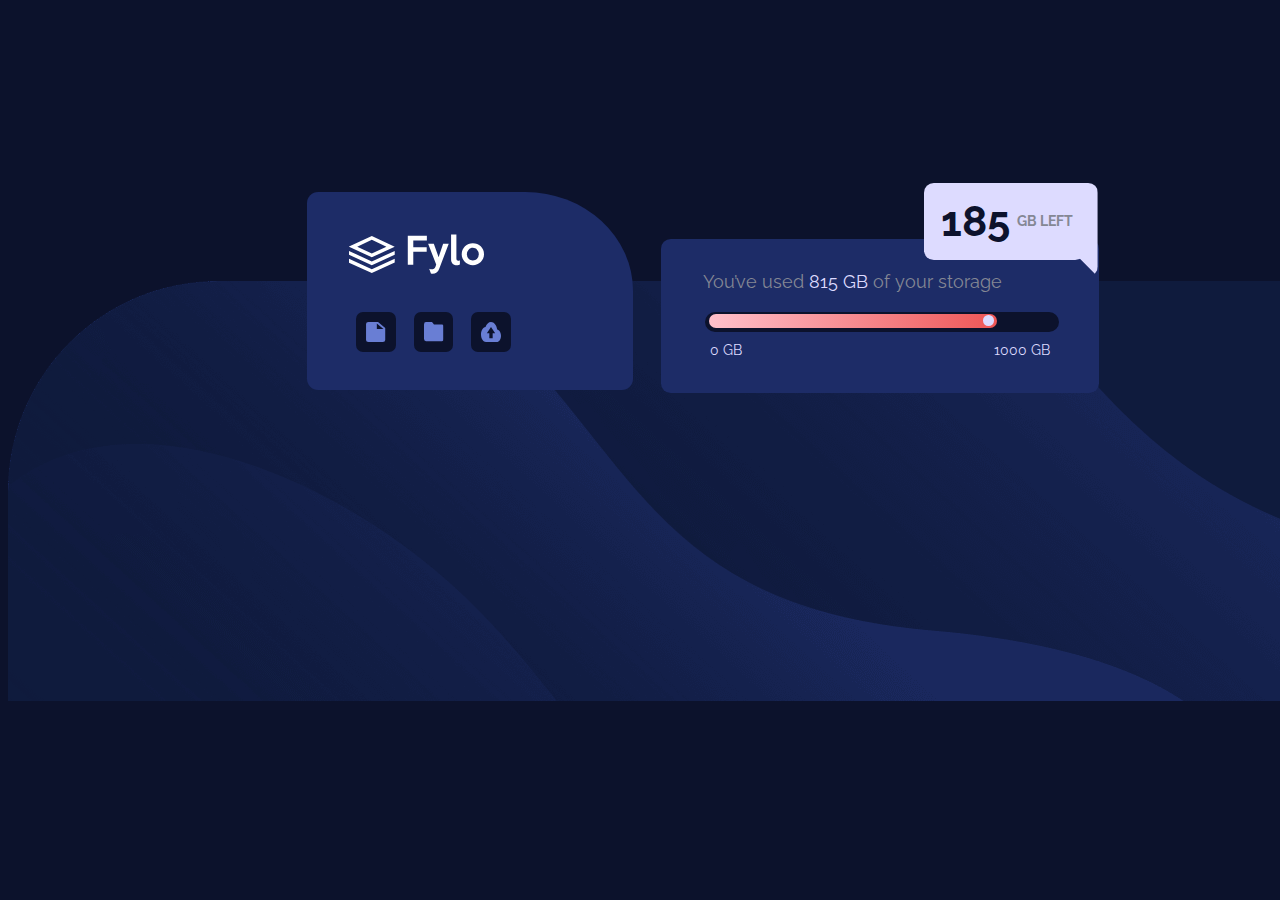
<file: index.html>
<!DOCTYPE html>
<html lang="en">
<head>
  <meta charset="UTF-8">
  <meta name="viewport" content="width=device-width, initial-scale=1.0"> <!-- displays site properly based on user's device -->

  <link rel="icon" type="image/png" sizes="32x32" href="./images/favicon-32x32.png">
  <link href="https://fonts.googleapis.com/css2?family=Raleway:wght@100;200;400;700&display=swap" rel="stylesheet">
  
  <title>Frontend Mentor | Fylo data storage component</title>

  <!-- Feel free to remove these styles or customise in your own stylesheet 👍 -->
  <style>
    /* .attribution { font-size: 11px; text-align: center; }
    .attribution a { color: hsl(228, 45%, 44%); } */
    @import url("index.css");
  </style>
</head>
<body>
  <div class="container">
    <div class="container1">
      <img src="images/logo.svg" alt= "company logo">
      <div class="icons">
        <img src="images/icon-document.svg" alt="document icon">
        <img src="images/icon-folder.svg" alt="folder icon">
        <img src="images/icon-upload.svg" alt="upload icon">
      </div>
    </div>
    <div class="container2">
      <p class="infoMessage">You’ve used <span class = "digitValue">815 GB</span> of your storage</p>
      <p class="leftOver"><span class="digitNumber">185</span> <span class="notice">GB Left</span></p>
      <div class="messageLogo"></div>
      <div class="dataInfo">
        <label><input type="range" name = "Data Usage Progress" min="0" max="1000" step ="5"  class="progressBar">
          <div class="selector">
            <div class="scrollBar" ></div>
          </div>
        <div class="dataRange" aria-hidden="true">
          <div class="minimum">0 GB</div>
          <div class="maximum">1000 GB</div>
        </div>
      </div>
    </div>
  </div>
  <div class = "desktopBackground"><img src="images/bg-desktop.png" alt="Desktop Background"> </div>
  <div class="attribution">
    Challenge by <a href="https://www.frontendmentor.io?ref=challenge" target="_blank">Frontend Mentor</a>. 
    Coded by <a href="#">Bamigboye Abiola</a>.
  </div>
</body>
  
</html>
</file>
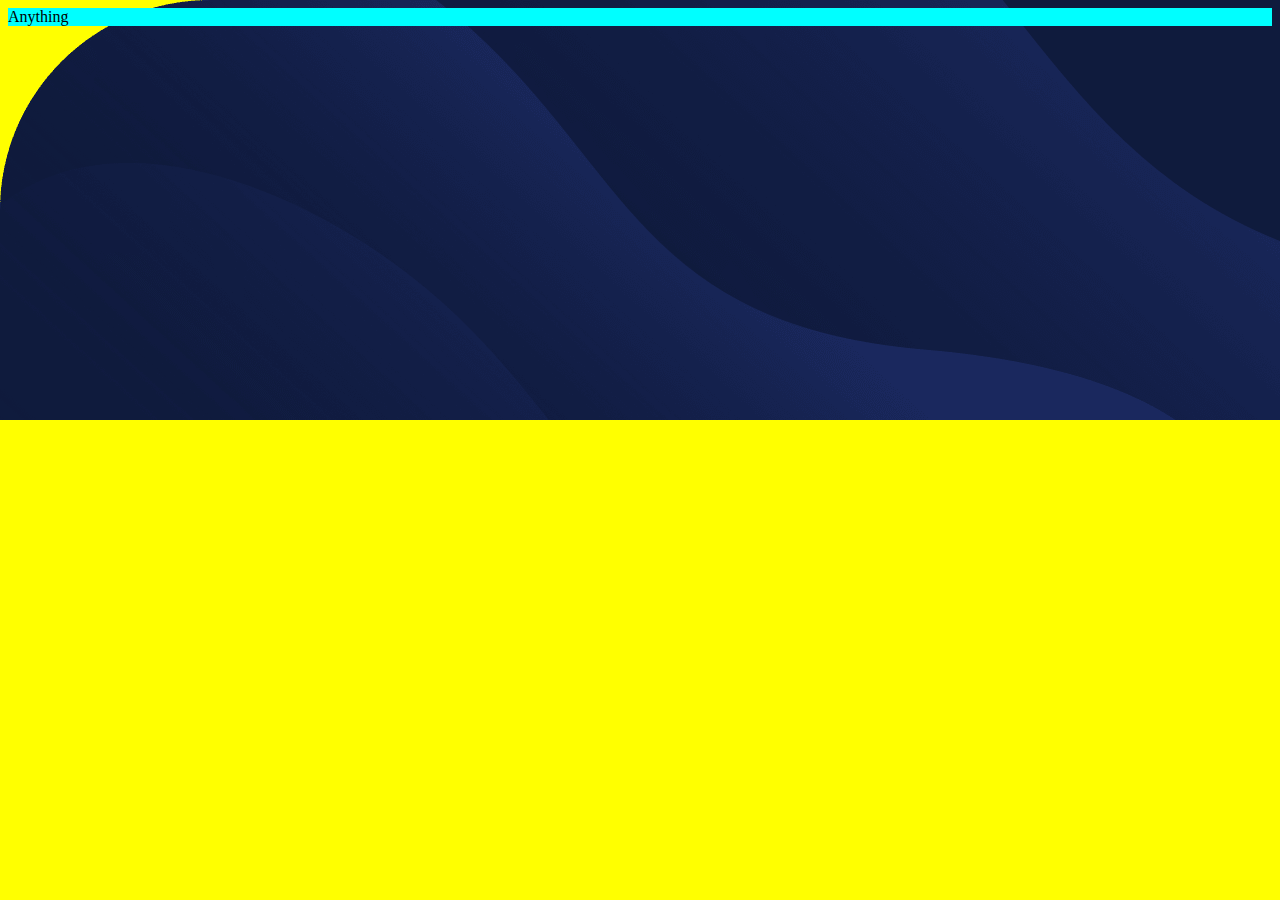
<file: try.html>
<!DOCTYPE html>
<html lang="en">
<head>
    <meta charset="UTF-8">
    <meta http-equiv="X-UA-Compatible" content="IE=edge">
    <meta name="viewport" content="width=device-width, initial-scale=1.0">
    <title>Document</title>
    <style>
        body{
            /* background-color: yellow; */
            background: yellow url("images/bg-desktop.png") no-repeat left bottom 100%;
        }
    </style>
</head>
<body>
    <div style="background-color: aqua;">Anything</div>
    
</body>
</html>
</file>
